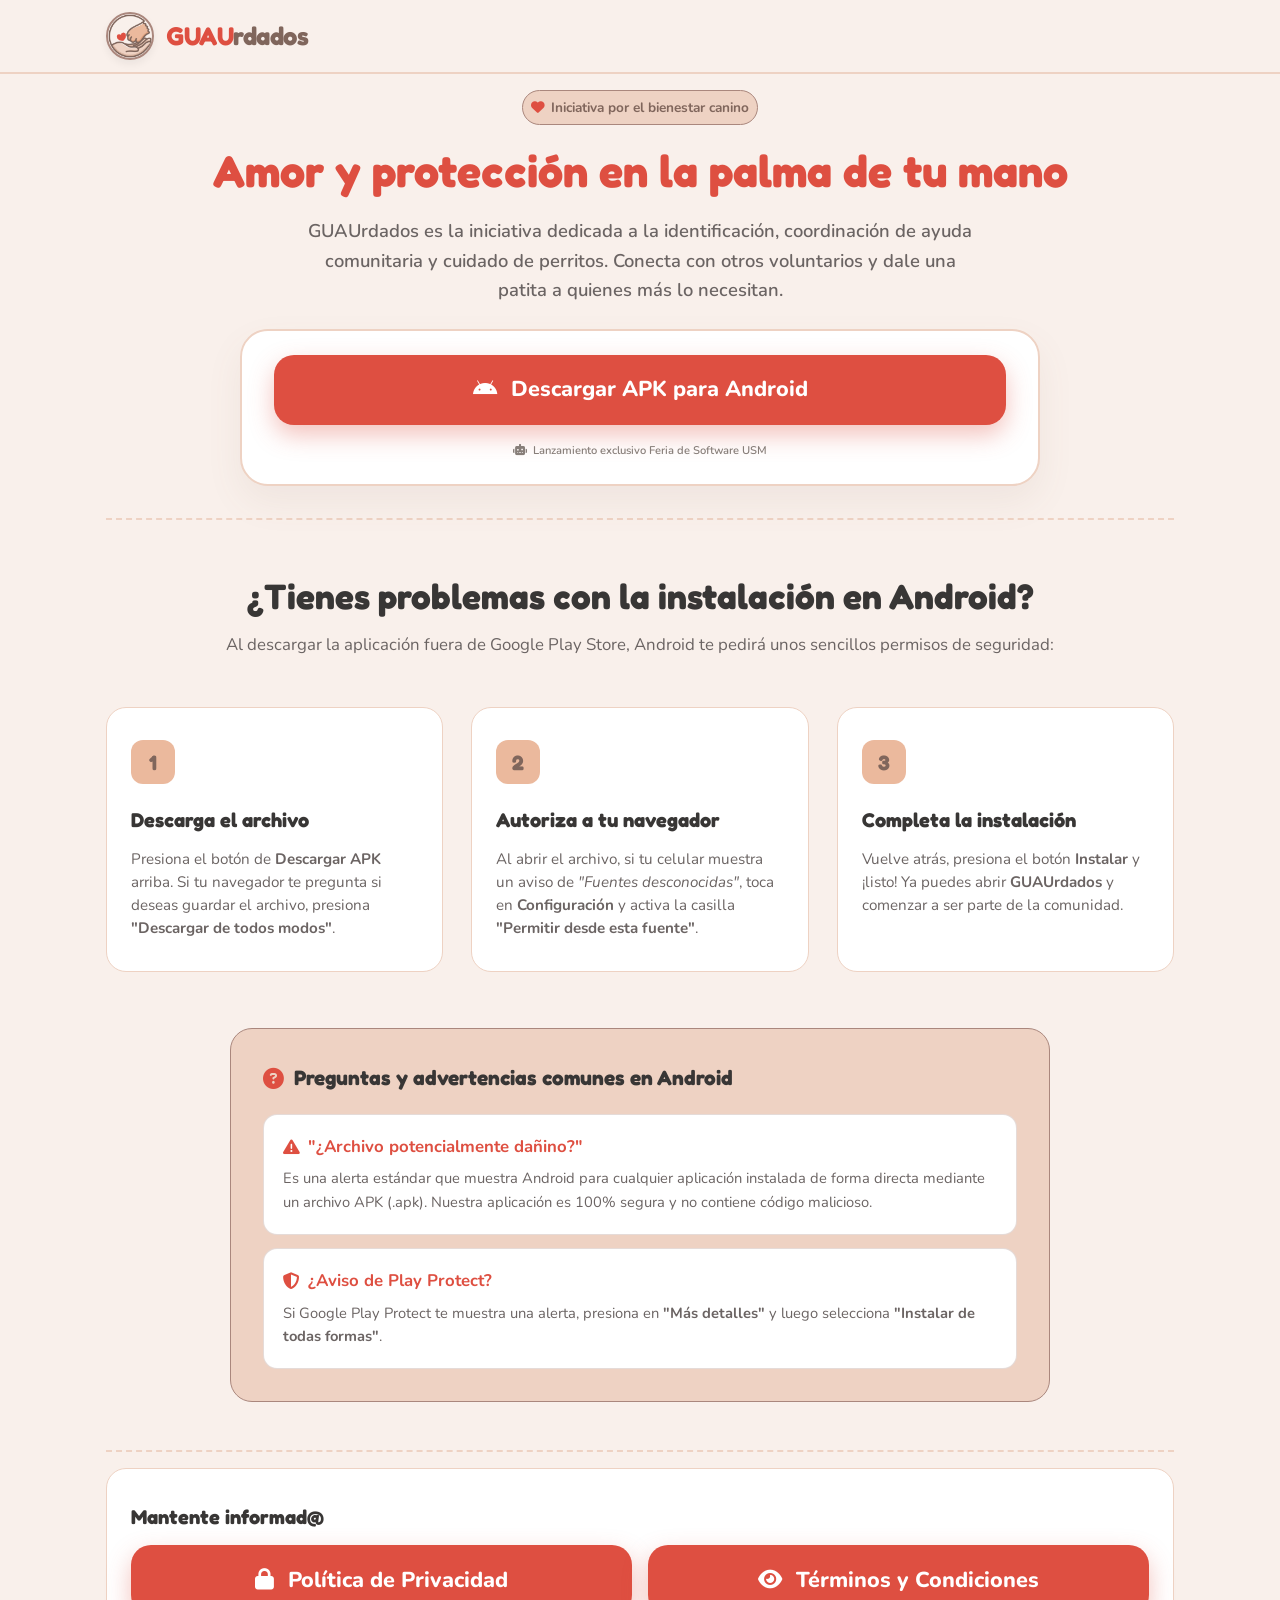
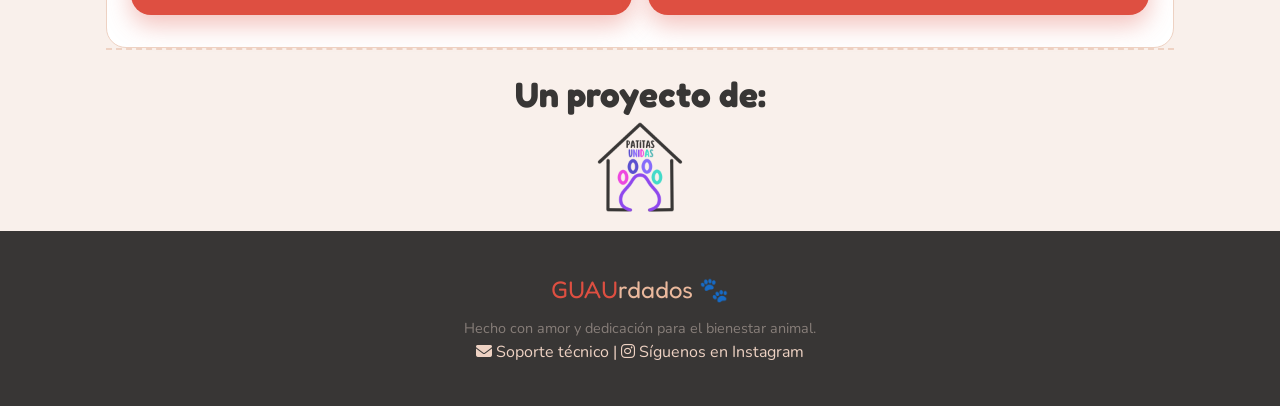
<file: index.html>
<!DOCTYPE html>
<html lang="es">
<head>
  <meta charset="UTF-8">
  <meta name="viewport" content="width=device-width, initial-scale=1.0">
  <title>GUAUrdados - Descarga la App Móvil</title>
  <meta name="description" content="Descarga la aplicación oficial de GUAUrdados. Cuidado, rescate y protección para nuestros perritos.">
  
  <!-- Tipografía Google Fonts -->
  <link rel="preconnect" href="https://fonts.googleapis.com">
  <link rel="preconnect" href="https://fonts.gstatic.com" crossorigin>
  <link href="https://fonts.googleapis.com/css2?family=Fredoka:wght@400;600;700&family=Nunito:wght@400;600;700;800&display=swap" rel="stylesheet">
  <link rel="stylesheet" href="styles.css">
  <!-- Font Awesome para íconos -->
  <link rel="stylesheet" href="https://cdnjs.cloudflare.com/ajax/libs/font-awesome/6.4.0/css/all.min.css">

  </head>
<body>

  <!-- Barra de navegación -->
  <header class="navbar">
    <div class="container nav-container">
      <div class="brand-logo">
        <!-- Logo redondo de GUAUrdados -->
        <img src="imagotipo.png" alt="Logo GUAUrdados" class="brand-logo">
        <span class="brand-title brand-font"><span class="guau">GUAU</span><span class="rdados">rdados</span></span>
      </div>
    </div>
  </header>

  <!-- Hero Section -->
  <main class="container">
    <section class="hero" id="descarga">
      <div class="hero-badge">
        <i class="fa-solid fa-heart" style="color: var(--color-title);"></i>
        Iniciativa por el bienestar canino
      </div>
      
      <h1 class="hero-title">Amor y protección en la palma de tu mano</h1>
      <p class="hero-description">
        GUAUrdados es la iniciativa dedicada a la identificación, coordinación de ayuda comunitaria y cuidado de perritos. Conecta con otros voluntarios y dale una patita a quienes más lo necesitan.
      </p>

      <!-- Tarjeta Principal de Descarga -->
      <div class="hero-card">
        <!-- Contenedor para los botones en línea -->
        <div class="download-buttons-container">
          <a href="app-release.apk" download class="download-btn" id="btn-android">
            <i class="fa-brands fa-android"></i>
            <span>Descargar APK para Android</span>
          </a>
          <!-- <a href="#" download class="download-btn" id="btn-ios">
            <i class="fa-brands fa-apple"></i>
            <span>Descargar desde App Store para iOS</span>
          </a> -->
        </div>

        <div class="download-meta">
          <span><i class="fa-solid fa-robot"></i> Lanzamiento exclusivo Feria de Software USM</span>
        </div>
      </div>
    </section>

    <!-- Sección de Ayuda e Instalación -->
    <section class="install-section" id="ayuda">
      <div class="section-header">
        <h2>¿Tienes problemas con la instalación en Android?</h2>
        <p>Al descargar la aplicación fuera de Google Play Store, Android te pedirá unos sencillos permisos de seguridad:</p>
      </div>

      <!-- Pasos explicativos -->
      <div class="steps-grid">
        <div class="step-card">
          <div class="step-number">1</div>
          <h3>Descarga el archivo</h3>
          <p>Presiona el botón de <strong>Descargar APK</strong> arriba. Si tu navegador te pregunta si deseas guardar el archivo, presiona <strong>"Descargar de todos modos"</strong>.</p>
        </div>

        <div class="step-card">
          <div class="step-number">2</div>
          <h3>Autoriza a tu navegador</h3>
          <p>Al abrir el archivo, si tu celular muestra un aviso de <em>"Fuentes desconocidas"</em>, toca en <strong>Configuración</strong> y activa la casilla <strong>"Permitir desde esta fuente"</strong>.</p>
        </div>

        <div class="step-card">
          <div class="step-number">3</div>
          <h3>Completa la instalación</h3>
          <p>Vuelve atrás, presiona el botón <strong>Instalar</strong> y ¡listo! Ya puedes abrir <strong>GUAUrdados</strong> y comenzar a ser parte de la comunidad.</p>
        </div>
      </div>

      <!-- Solución de advertencias frecuentes -->
      <div class="faq-box">
        <h3 class="faq-title">
          <i class="fa-solid fa-circle-question" style="color: var(--color-title);"></i>
          Preguntas y advertencias comunes en Android
        </h3>

        <div class="faq-item">
          <h4><i class="fa-solid fa-triangle-exclamation"></i> "¿Archivo potencialmente dañino?"</h4>
          <p>Es una alerta estándar que muestra Android para cualquier aplicación instalada de forma directa mediante un archivo APK (.apk). Nuestra aplicación es 100% segura y no contiene código malicioso.</p>
        </div>

        <div class="faq-item">
          <h4><i class="fa-solid fa-shield-halved"></i> ¿Aviso de Play Protect?</h4>
          <p>Si Google Play Protect te muestra una alerta, presiona en <strong>"Más detalles"</strong> y luego selecciona <strong>"Instalar de todas formas"</strong>.</p>
        </div>
      </div>
    </section>

    <section class="team-section" id="contacto">
      <!-- Tarjeta -->
      <div class="step-card">
        <h3>Mantente informad@</h3>
        <!-- Contenedor para los botones -->
        <div class="download-buttons-container">
          <a href="privacidad.html" class="download-btn" id="btn-privacidad">
            <i class="fa-solid fa-lock"></i>
            <span>Política de Privacidad</span>
          </a>
          <a href="terminos.html" class="download-btn" id="btn-terminos">
            <i class="fa-solid fa-eye"></i>
            <span>Términos y Condiciones</span>
          </a>
        </div>
      </div>
    </section>

    <section class="team-section" id="equipo">
      <div class="team-header">
        <h2>Un proyecto de:</h2>
      </div>
      <img src="PatitasUnidas-logo.png" alt="Logo Equipo (Patitas Unidas)" style="width: 100px; height: auto;">
    </section>
  </main>

  <!-- Footer -->
  <footer>
    <div class="container">
      <div class="footer-logo brand-font">
        <span class="guau">GUAU</span><span class="rdados">rdados</span> 🐾
      </div>
      <p class="footer-text">Hecho con amor y dedicación para el bienestar animal.</p>
      <i class="fa-solid fa-envelope"></i>
        <a href="mailto:patitas.unidas.usm@gmail.com" class="footer-link">Soporte técnico | </a>
      <i class="fa-brands fa-instagram"></i>
        <a href="https://www.instagram.com/guaurdados/" target="_blank" class="footer-link">Síguenos en Instagram</a>
    </div>
  </footer>

</body>
</html>
</file>
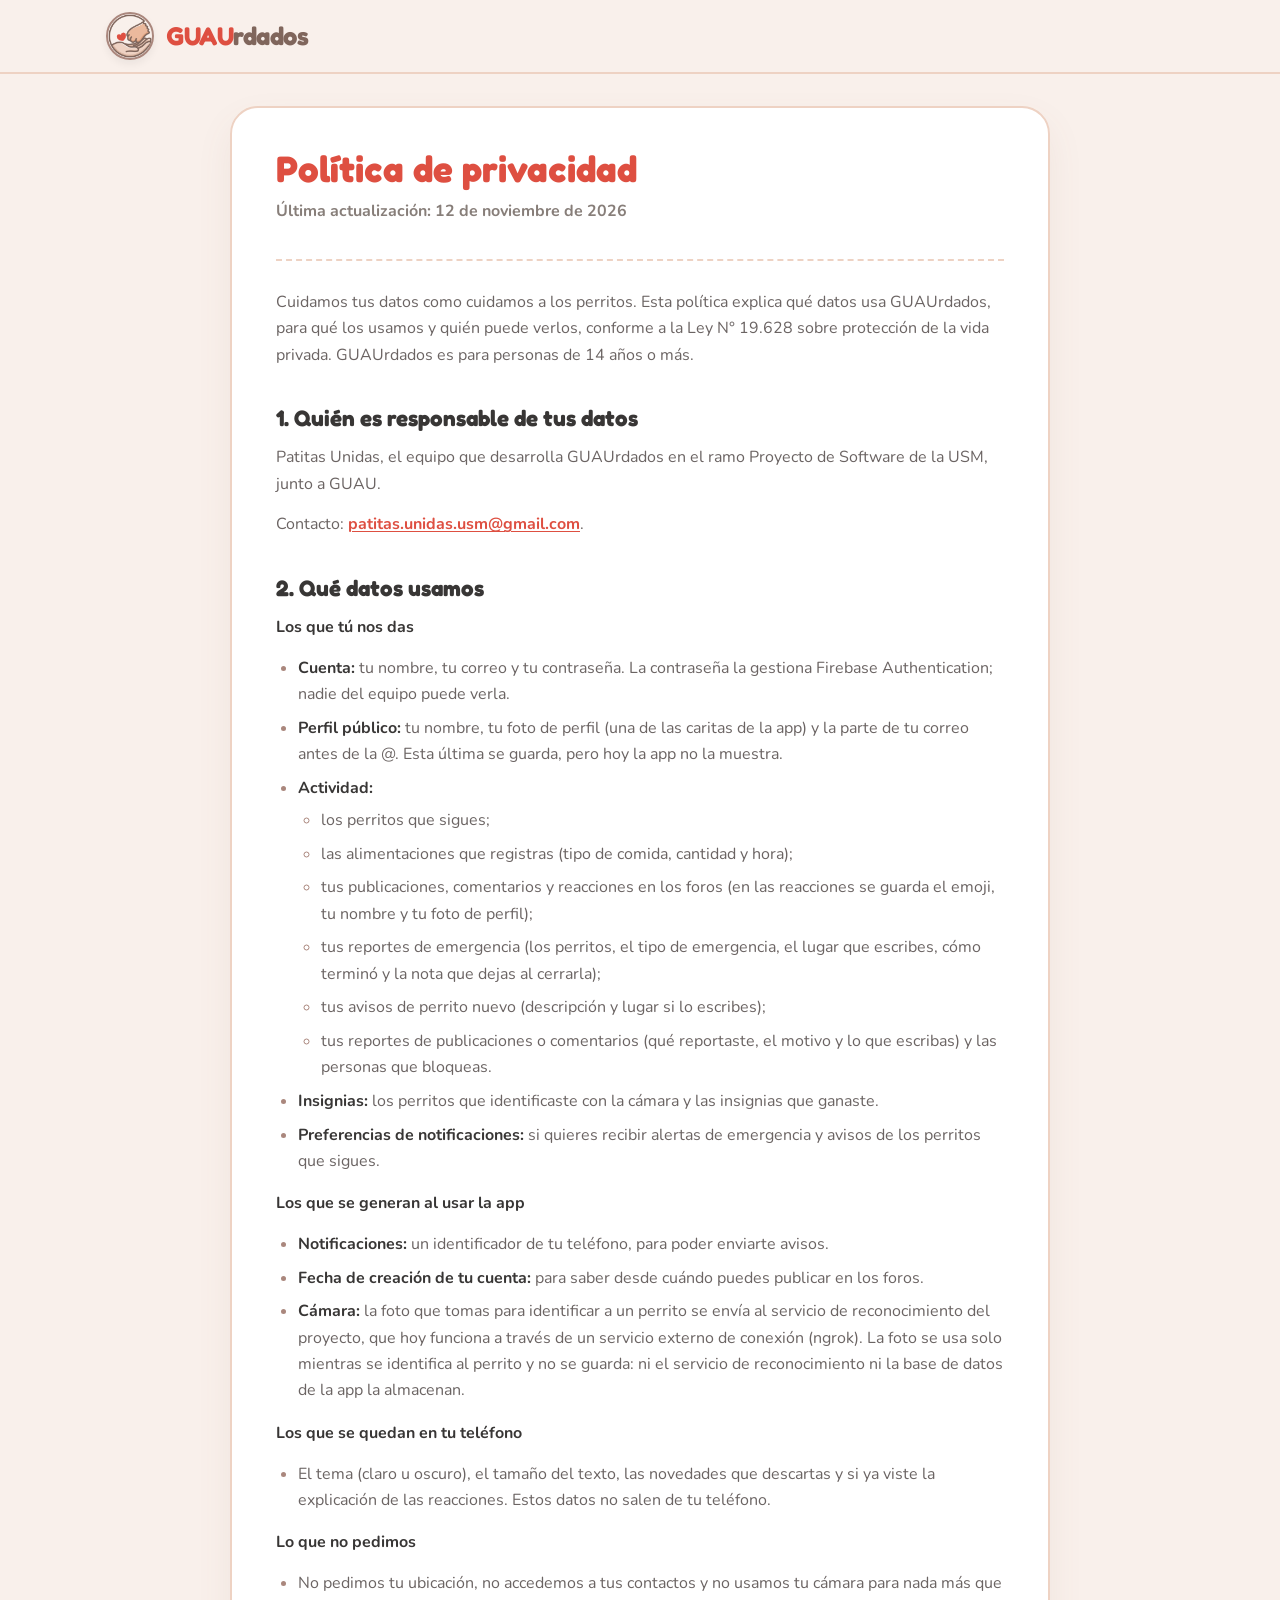
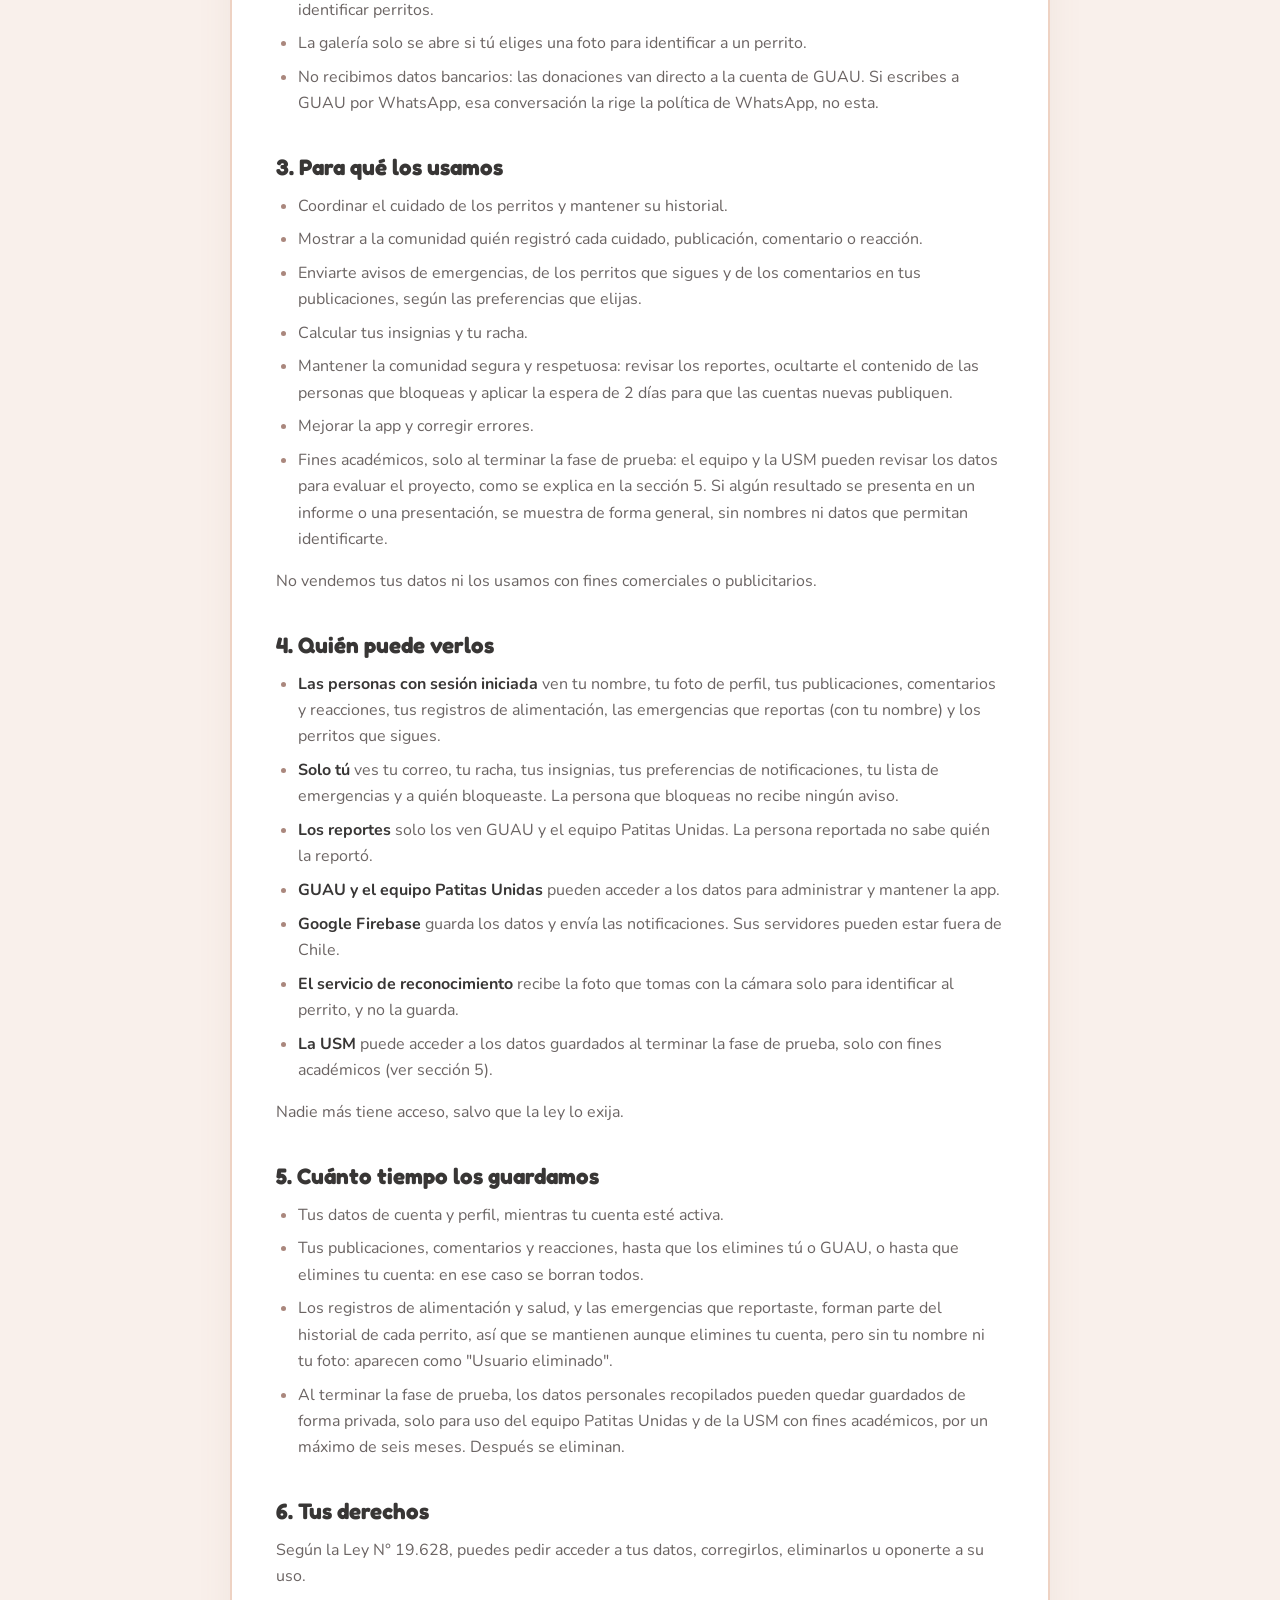
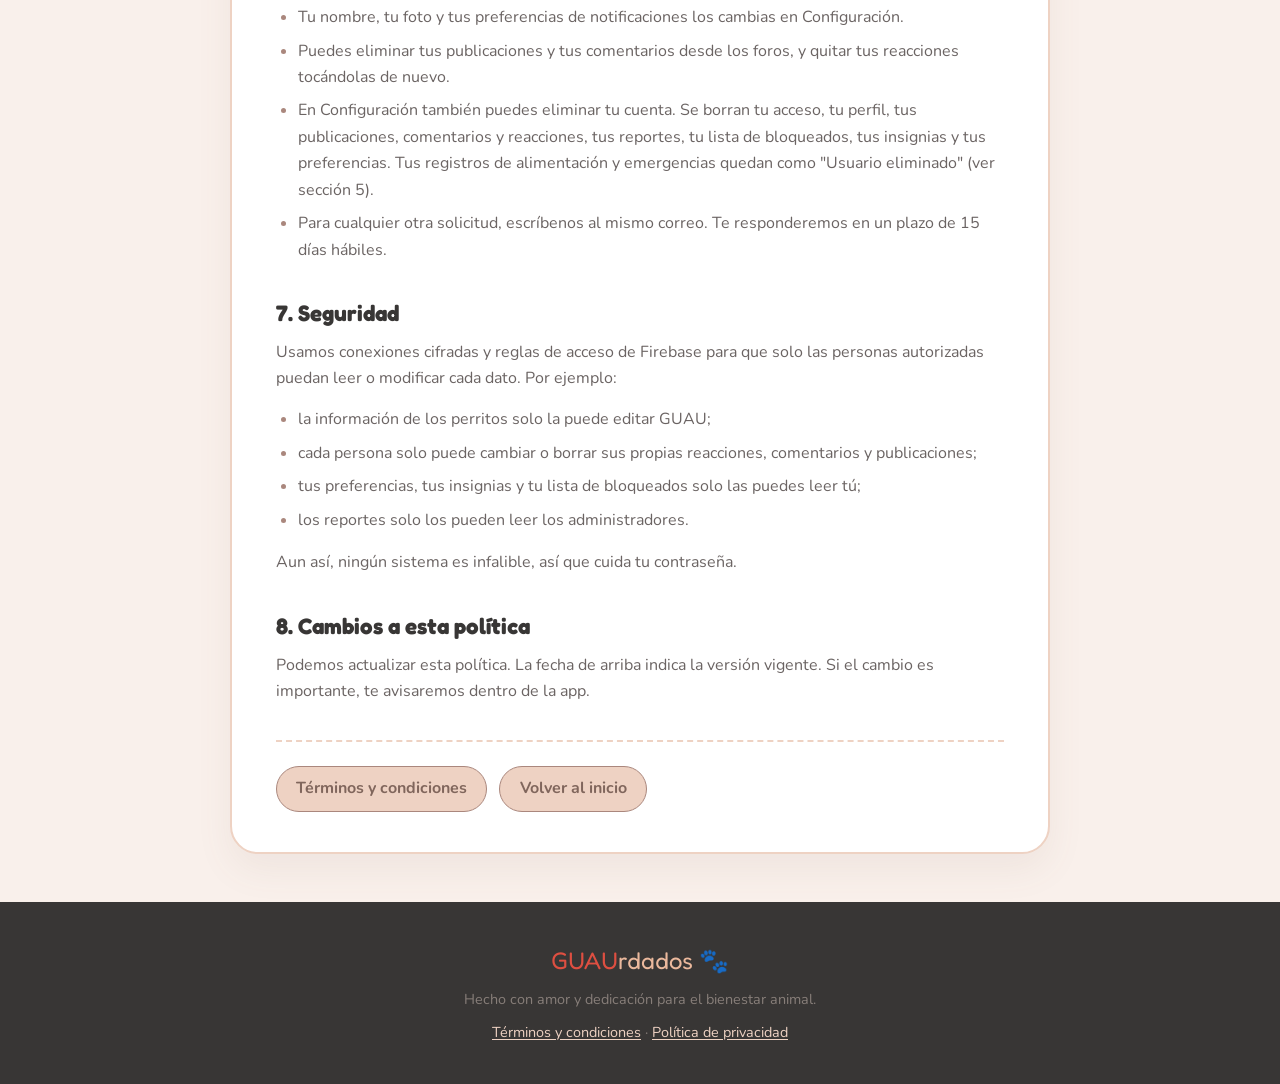
<file: privacidad.html>
<!DOCTYPE html>
<html lang="es">
<head>
  <meta charset="UTF-8">
  <meta name="viewport" content="width=device-width, initial-scale=1.0">
  <title>Política de privacidad - GUAUrdados</title>
  <meta name="description" content="Qué datos usa GUAUrdados, para qué y quién puede verlos.">
  <link rel="preconnect" href="https://fonts.googleapis.com">
  <link rel="preconnect" href="https://fonts.gstatic.com" crossorigin>
  <link href="https://fonts.googleapis.com/css2?family=Fredoka:wght@400;600;700&family=Nunito:wght@400;600;700;800&display=swap" rel="stylesheet">
  <link rel="stylesheet" href="styles.css">
  <link rel="stylesheet" href="legal.css">
</head>
<body>

  <header class="navbar">
    <div class="container nav-container">
      <a href="index.html" class="brand-logo">
        <img src="imagotipo.png" alt="Logo GUAUrdados" class="brand-logo">
        <span class="brand-title brand-font"><span class="guau">GUAU</span><span class="rdados">rdados</span></span>
      </a>
    </div>
  </header>

  <main class="container">
    <article class="legal">
      <header class="legal-encabezado">
        <h1>Política de privacidad</h1>
        <p class="legal-fecha">Última actualización: 12 de noviembre de 2026</p>
      </header>
      <p>Cuidamos tus datos como cuidamos a los perritos. Esta política explica qué datos usa GUAUrdados, para qué los usamos y quién puede verlos, conforme a la Ley N° 19.628 sobre protección de la vida privada. GUAUrdados es para personas de 14 años o más.</p>
      <h2>1. Quién es responsable de tus datos</h2>
      <p>Patitas Unidas, el equipo que desarrolla GUAUrdados en el ramo Proyecto de Software de la USM, junto a GUAU.</p>
      <p>Contacto: <a href="mailto:patitas.unidas.usm@gmail.com">patitas.unidas.usm@gmail.com</a>.</p>
      <h2>2. Qué datos usamos</h2>
      <p><strong>Los que tú nos das</strong></p>
      <ul>
      <li><strong>Cuenta:</strong> tu nombre, tu correo y tu contraseña. La contraseña la gestiona Firebase Authentication; nadie del equipo puede verla.</li>
      <li><strong>Perfil público:</strong> tu nombre, tu foto de perfil (una de las caritas de la app) y la parte de tu correo antes de la @. Esta última se guarda, pero hoy la app no la muestra.</li>
      <li><strong>Actividad:</strong>
      <ul>
      <li>los perritos que sigues;</li>
      <li>las alimentaciones que registras (tipo de comida, cantidad y hora);</li>
      <li>tus publicaciones, comentarios y reacciones en los foros (en las reacciones se guarda el emoji, tu nombre y tu foto de perfil);</li>
      <li>tus reportes de emergencia (los perritos, el tipo de emergencia, el lugar que escribes, cómo terminó y la nota que dejas al cerrarla);</li>
      <li>tus avisos de perrito nuevo (descripción y lugar si lo escribes);</li>
      <li>tus reportes de publicaciones o comentarios (qué reportaste, el motivo y lo que escribas) y las personas que bloqueas.</li>
      </ul></li>
      <li><strong>Insignias:</strong> los perritos que identificaste con la cámara y las insignias que ganaste.</li>
      <li><strong>Preferencias de notificaciones:</strong> si quieres recibir alertas de emergencia y avisos de los perritos que sigues.</li>
      </ul>
      <p><strong>Los que se generan al usar la app</strong></p>
      <ul>
      <li><strong>Notificaciones:</strong> un identificador de tu teléfono, para poder enviarte avisos.</li>
      <li><strong>Fecha de creación de tu cuenta:</strong> para saber desde cuándo puedes publicar en los foros.</li>
      <li><strong>Cámara:</strong> la foto que tomas para identificar a un perrito se envía al servicio de reconocimiento del proyecto, que hoy funciona a través de un servicio externo de conexión (ngrok). La foto se usa solo mientras se identifica al perrito y no se guarda: ni el servicio de reconocimiento ni la base de datos de la app la almacenan.</li>
      </ul>
      <p><strong>Los que se quedan en tu teléfono</strong></p>
      <ul>
      <li>El tema (claro u oscuro), el tamaño del texto, las novedades que descartas y si ya viste la explicación de las reacciones. Estos datos no salen de tu teléfono.</li>
      </ul>
      <p><strong>Lo que no pedimos</strong></p>
      <ul>
      <li>No pedimos tu ubicación, no accedemos a tus contactos y no usamos tu cámara para nada más que identificar perritos.</li>
      <li>La galería solo se abre si tú eliges una foto para identificar a un perrito.</li>
      <li>No recibimos datos bancarios: las donaciones van directo a la cuenta de GUAU. Si escribes a GUAU por WhatsApp, esa conversación la rige la política de WhatsApp, no esta.</li>
      </ul>
      <h2>3. Para qué los usamos</h2>
      <ul>
      <li>Coordinar el cuidado de los perritos y mantener su historial.</li>
      <li>Mostrar a la comunidad quién registró cada cuidado, publicación, comentario o reacción.</li>
      <li>Enviarte avisos de emergencias, de los perritos que sigues y de los comentarios en tus publicaciones, según las preferencias que elijas.</li>
      <li>Calcular tus insignias y tu racha.</li>
      <li>Mantener la comunidad segura y respetuosa: revisar los reportes, ocultarte el contenido de las personas que bloqueas y aplicar la espera de 2 días para que las cuentas nuevas publiquen.</li>
      <li>Mejorar la app y corregir errores.</li>
      <li>Fines académicos, solo al terminar la fase de prueba: el equipo y la USM pueden revisar los datos para evaluar el proyecto, como se explica en la sección 5. Si algún resultado se presenta en un informe o una presentación, se muestra de forma general, sin nombres ni datos que permitan identificarte.</li>
      </ul>
      <p>No vendemos tus datos ni los usamos con fines comerciales o publicitarios.</p>
      <h2>4. Quién puede verlos</h2>
      <ul>
      <li><strong>Las personas con sesión iniciada</strong> ven tu nombre, tu foto de perfil, tus publicaciones, comentarios y reacciones, tus registros de alimentación, las emergencias que reportas (con tu nombre) y los perritos que sigues.</li>
      <li><strong>Solo tú</strong> ves tu correo, tu racha, tus insignias, tus preferencias de notificaciones, tu lista de emergencias y a quién bloqueaste. La persona que bloqueas no recibe ningún aviso.</li>
      <li><strong>Los reportes</strong> solo los ven GUAU y el equipo Patitas Unidas. La persona reportada no sabe quién la reportó.</li>
      <li><strong>GUAU y el equipo Patitas Unidas</strong> pueden acceder a los datos para administrar y mantener la app.</li>
      <li><strong>Google Firebase</strong> guarda los datos y envía las notificaciones. Sus servidores pueden estar fuera de Chile.</li>
      <li><strong>El servicio de reconocimiento</strong> recibe la foto que tomas con la cámara solo para identificar al perrito, y no la guarda.</li>
      <li><strong>La USM</strong> puede acceder a los datos guardados al terminar la fase de prueba, solo con fines académicos (ver sección 5).</li>
      </ul>
      <p>Nadie más tiene acceso, salvo que la ley lo exija.</p>
      <h2>5. Cuánto tiempo los guardamos</h2>
      <ul>
      <li>Tus datos de cuenta y perfil, mientras tu cuenta esté activa.</li>
      <li>Tus publicaciones, comentarios y reacciones, hasta que los elimines tú o GUAU, o hasta que elimines tu cuenta: en ese caso se borran todos.</li>
      <li>Los registros de alimentación y salud, y las emergencias que reportaste, forman parte del historial de cada perrito, así que se mantienen aunque elimines tu cuenta, pero sin tu nombre ni tu foto: aparecen como "Usuario eliminado".</li>
      <li>Al terminar la fase de prueba, los datos personales recopilados pueden quedar guardados de forma privada, solo para uso del equipo Patitas Unidas y de la USM con fines académicos, por un máximo de seis meses. Después se eliminan.</li>
      </ul>
      <h2>6. Tus derechos</h2>
      <p>Según la Ley N° 19.628, puedes pedir acceder a tus datos, corregirlos, eliminarlos u oponerte a su uso.</p>
      <ul>
      <li>Tu nombre, tu foto y tus preferencias de notificaciones los cambias en Configuración.</li>
      <li>Puedes eliminar tus publicaciones y tus comentarios desde los foros, y quitar tus reacciones tocándolas de nuevo.</li>
      <li>En Configuración también puedes eliminar tu cuenta. Se borran tu acceso, tu perfil, tus publicaciones, comentarios y reacciones, tus reportes, tu lista de bloqueados, tus insignias y tus preferencias. Tus registros de alimentación y emergencias quedan como "Usuario eliminado" (ver sección 5).</li>
      <li>Para cualquier otra solicitud, escríbenos al mismo correo. Te responderemos en un plazo de 15 días hábiles.</li>
      </ul>
      <h2>7. Seguridad</h2>
      <p>Usamos conexiones cifradas y reglas de acceso de Firebase para que solo las personas autorizadas puedan leer o modificar cada dato. Por ejemplo:</p>
      <ul>
      <li>la información de los perritos solo la puede editar GUAU;</li>
      <li>cada persona solo puede cambiar o borrar sus propias reacciones, comentarios y publicaciones;</li>
      <li>tus preferencias, tus insignias y tu lista de bloqueados solo las puedes leer tú;</li>
      <li>los reportes solo los pueden leer los administradores.</li>
      </ul>
      <p>Aun así, ningún sistema es infalible, así que cuida tu contraseña.</p>
      <h2>8. Cambios a esta política</h2>
      <p>Podemos actualizar esta política. La fecha de arriba indica la versión vigente. Si el cambio es importante, te avisaremos dentro de la app.</p>
      <nav class="legal-otros">
        <a href="terminos.html">Términos y condiciones</a>
        <a href="index.html">Volver al inicio</a>
      </nav>
    </article>
  </main>

  <footer>
    <div class="container">
      <div class="footer-logo brand-font">
        <span class="guau">GUAU</span><span class="rdados">rdados</span> 🐾
      </div>
      <p class="footer-text">Hecho con amor y dedicación para el bienestar animal.</p>
      <p class="footer-text footer-legal"><a href="terminos.html">Términos y condiciones</a> · <a href="privacidad.html">Política de privacidad</a></p>
    </div>
  </footer>

</body>
</html>
</file>
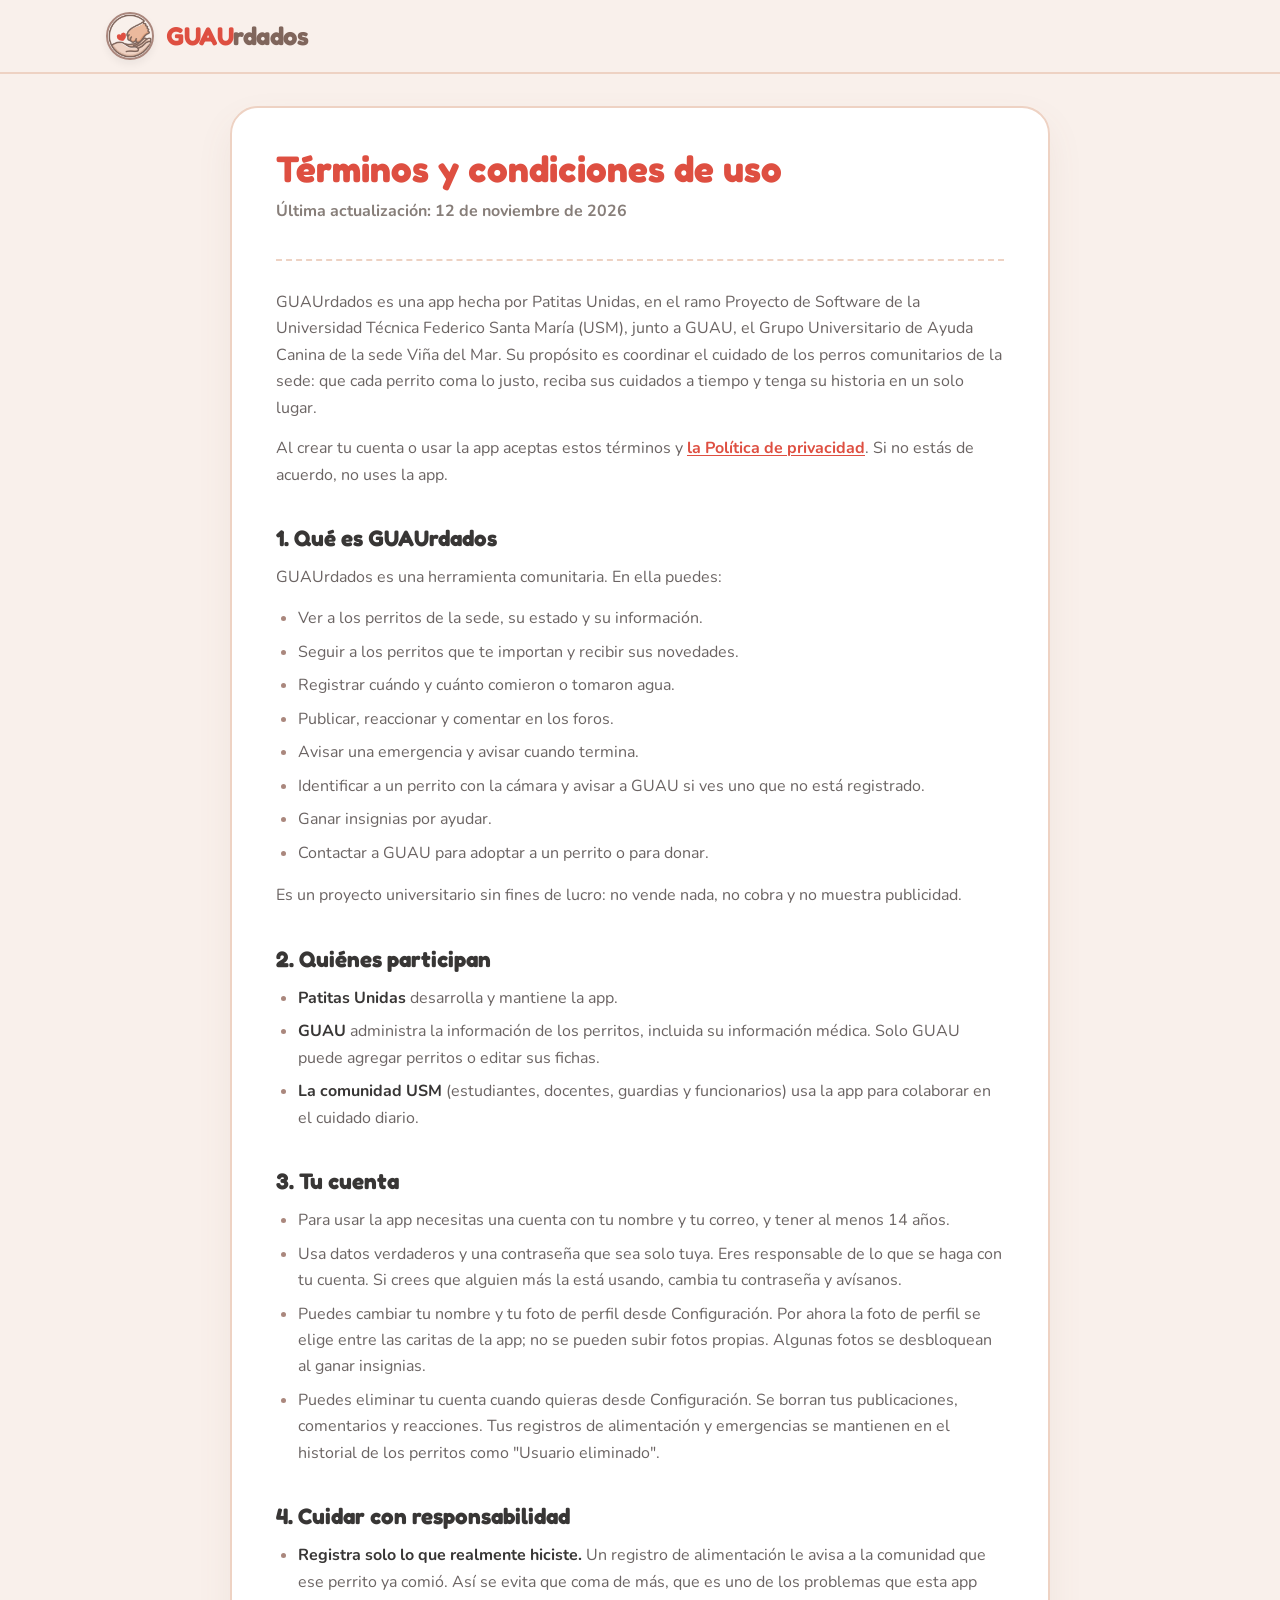
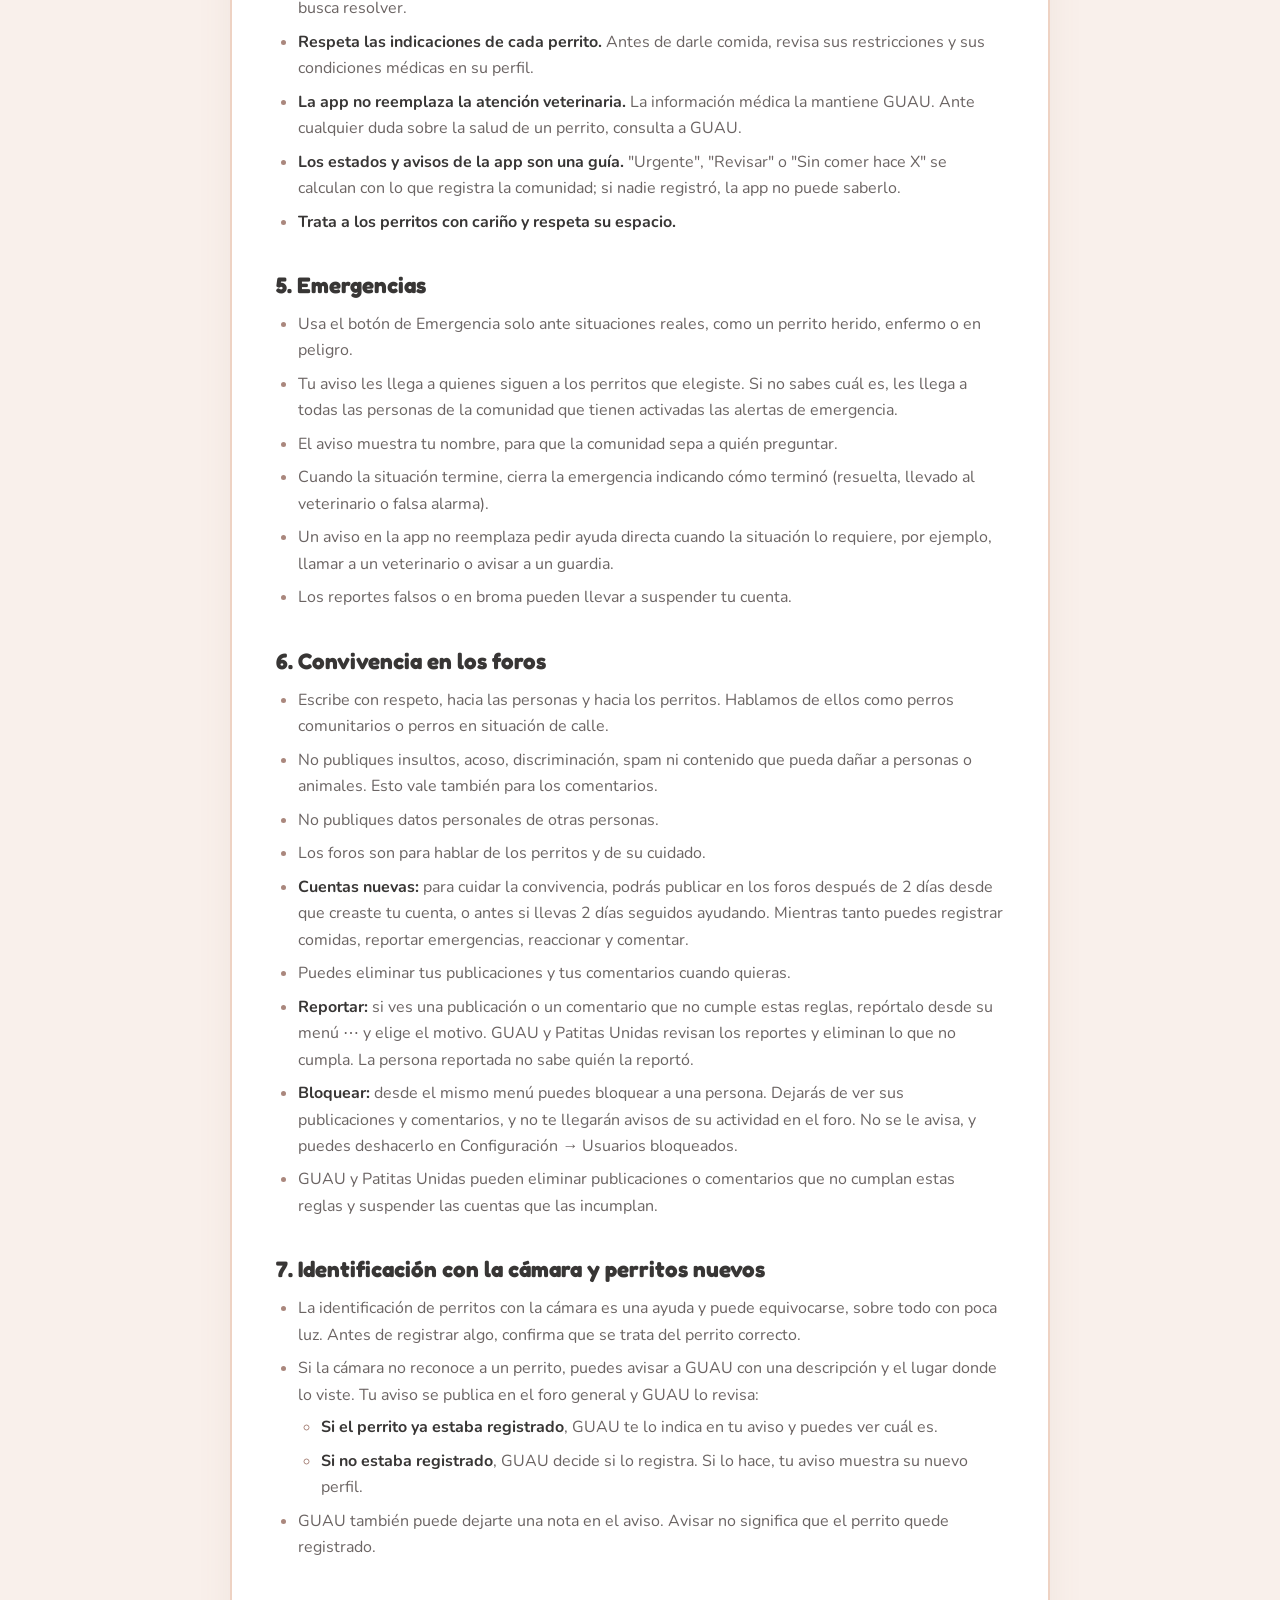
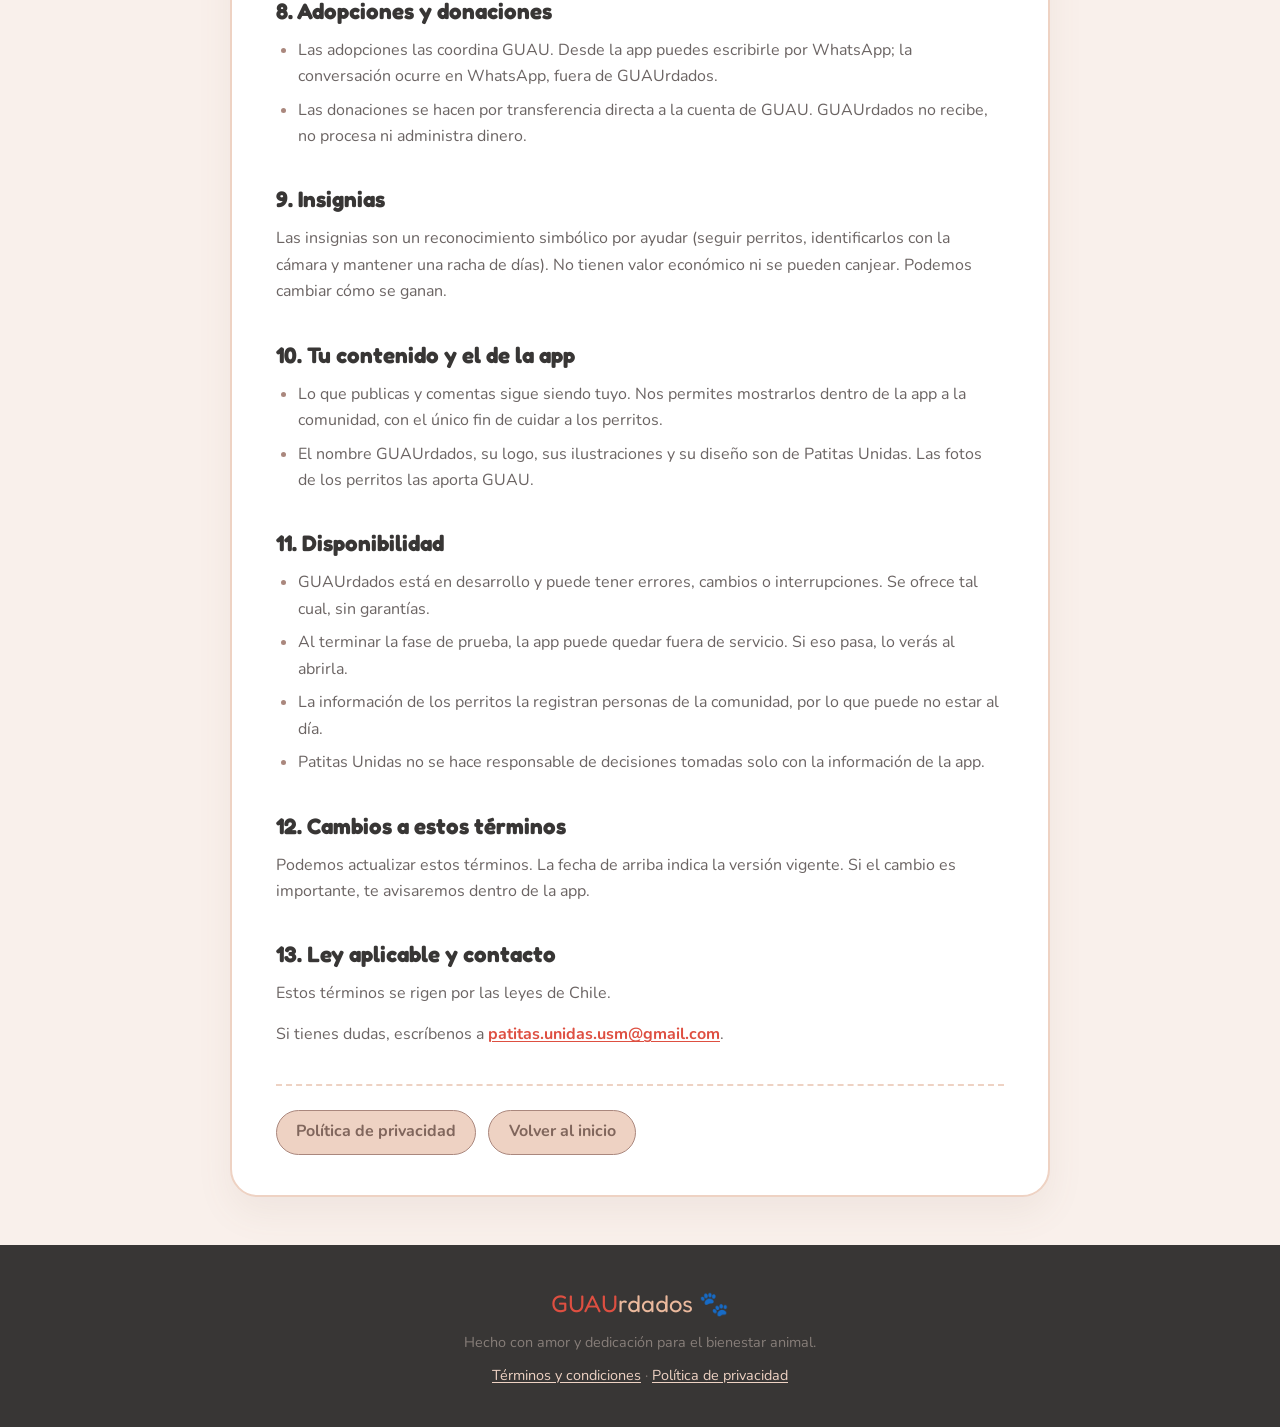
<file: terminos.html>
<!DOCTYPE html>
<html lang="es">
<head>
  <meta charset="UTF-8">
  <meta name="viewport" content="width=device-width, initial-scale=1.0">
  <title>Términos y condiciones - GUAUrdados</title>
  <meta name="description" content="Términos y condiciones de uso de GUAUrdados, la app para cuidar a los perros comunitarios de la USM sede Viña del Mar.">
  <link rel="preconnect" href="https://fonts.googleapis.com">
  <link rel="preconnect" href="https://fonts.gstatic.com" crossorigin>
  <link href="https://fonts.googleapis.com/css2?family=Fredoka:wght@400;600;700&family=Nunito:wght@400;600;700;800&display=swap" rel="stylesheet">
  <link rel="stylesheet" href="styles.css">
  <link rel="stylesheet" href="legal.css">
</head>
<body>

  <header class="navbar">
    <div class="container nav-container">
      <a href="index.html" class="brand-logo">
        <img src="imagotipo.png" alt="Logo GUAUrdados" class="brand-logo">
        <span class="brand-title brand-font"><span class="guau">GUAU</span><span class="rdados">rdados</span></span>
      </a>
    </div>
  </header>

  <main class="container">
    <article class="legal">
      <header class="legal-encabezado">
        <h1>Términos y condiciones de uso</h1>
        <p class="legal-fecha">Última actualización: 12 de noviembre de 2026</p>
      </header>
      <p>GUAUrdados es una app hecha por Patitas Unidas, en el ramo Proyecto de Software de la Universidad Técnica Federico Santa María (USM), junto a GUAU, el Grupo Universitario de Ayuda Canina de la sede Viña del Mar. Su propósito es coordinar el cuidado de los perros comunitarios de la sede: que cada perrito coma lo justo, reciba sus cuidados a tiempo y tenga su historia en un solo lugar.</p>
      <p>Al crear tu cuenta o usar la app aceptas estos términos y <a href="privacidad.html">la Política de privacidad</a>. Si no estás de acuerdo, no uses la app.</p>
      <h2>1. Qué es GUAUrdados</h2>
      <p>GUAUrdados es una herramienta comunitaria. En ella puedes:</p>
      <ul>
      <li>Ver a los perritos de la sede, su estado y su información.</li>
      <li>Seguir a los perritos que te importan y recibir sus novedades.</li>
      <li>Registrar cuándo y cuánto comieron o tomaron agua.</li>
      <li>Publicar, reaccionar y comentar en los foros.</li>
      <li>Avisar una emergencia y avisar cuando termina.</li>
      <li>Identificar a un perrito con la cámara y avisar a GUAU si ves uno que no está registrado.</li>
      <li>Ganar insignias por ayudar.</li>
      <li>Contactar a GUAU para adoptar a un perrito o para donar.</li>
      </ul>
      <p>Es un proyecto universitario sin fines de lucro: no vende nada, no cobra y no muestra publicidad.</p>
      <h2>2. Quiénes participan</h2>
      <ul>
      <li><strong>Patitas Unidas</strong> desarrolla y mantiene la app.</li>
      <li><strong>GUAU</strong> administra la información de los perritos, incluida su información médica. Solo GUAU puede agregar perritos o editar sus fichas.</li>
      <li><strong>La comunidad USM</strong> (estudiantes, docentes, guardias y funcionarios) usa la app para colaborar en el cuidado diario.</li>
      </ul>
      <h2>3. Tu cuenta</h2>
      <ul>
      <li>Para usar la app necesitas una cuenta con tu nombre y tu correo, y tener al menos 14 años.</li>
      <li>Usa datos verdaderos y una contraseña que sea solo tuya. Eres responsable de lo que se haga con tu cuenta. Si crees que alguien más la está usando, cambia tu contraseña y avísanos.</li>
      <li>Puedes cambiar tu nombre y tu foto de perfil desde Configuración. Por ahora la foto de perfil se elige entre las caritas de la app; no se pueden subir fotos propias. Algunas fotos se desbloquean al ganar insignias.</li>
      <li>Puedes eliminar tu cuenta cuando quieras desde Configuración. Se borran tus publicaciones, comentarios y reacciones. Tus registros de alimentación y emergencias se mantienen en el historial de los perritos como "Usuario eliminado".</li>
      </ul>
      <h2>4. Cuidar con responsabilidad</h2>
      <ul>
      <li><strong>Registra solo lo que realmente hiciste.</strong> Un registro de alimentación le avisa a la comunidad que ese perrito ya comió. Así se evita que coma de más, que es uno de los problemas que esta app busca resolver.</li>
      <li><strong>Respeta las indicaciones de cada perrito.</strong> Antes de darle comida, revisa sus restricciones y sus condiciones médicas en su perfil.</li>
      <li><strong>La app no reemplaza la atención veterinaria.</strong> La información médica la mantiene GUAU. Ante cualquier duda sobre la salud de un perrito, consulta a GUAU.</li>
      <li><strong>Los estados y avisos de la app son una guía.</strong> "Urgente", "Revisar" o "Sin comer hace X" se calculan con lo que registra la comunidad; si nadie registró, la app no puede saberlo.</li>
      <li><strong>Trata a los perritos con cariño y respeta su espacio.</strong></li>
      </ul>
      <h2>5. Emergencias</h2>
      <ul>
      <li>Usa el botón de Emergencia solo ante situaciones reales, como un perrito herido, enfermo o en peligro.</li>
      <li>Tu aviso les llega a quienes siguen a los perritos que elegiste. Si no sabes cuál es, les llega a todas las personas de la comunidad que tienen activadas las alertas de emergencia.</li>
      <li>El aviso muestra tu nombre, para que la comunidad sepa a quién preguntar.</li>
      <li>Cuando la situación termine, cierra la emergencia indicando cómo terminó (resuelta, llevado al veterinario o falsa alarma).</li>
      <li>Un aviso en la app no reemplaza pedir ayuda directa cuando la situación lo requiere, por ejemplo, llamar a un veterinario o avisar a un guardia.</li>
      <li>Los reportes falsos o en broma pueden llevar a suspender tu cuenta.</li>
      </ul>
      <h2>6. Convivencia en los foros</h2>
      <ul>
      <li>Escribe con respeto, hacia las personas y hacia los perritos. Hablamos de ellos como perros comunitarios o perros en situación de calle.</li>
      <li>No publiques insultos, acoso, discriminación, spam ni contenido que pueda dañar a personas o animales. Esto vale también para los comentarios.</li>
      <li>No publiques datos personales de otras personas.</li>
      <li>Los foros son para hablar de los perritos y de su cuidado.</li>
      <li><strong>Cuentas nuevas:</strong> para cuidar la convivencia, podrás publicar en los foros después de 2 días desde que creaste tu cuenta, o antes si llevas 2 días seguidos ayudando. Mientras tanto puedes registrar comidas, reportar emergencias, reaccionar y comentar.</li>
      <li>Puedes eliminar tus publicaciones y tus comentarios cuando quieras.</li>
      <li><strong>Reportar:</strong> si ves una publicación o un comentario que no cumple estas reglas, repórtalo desde su menú ⋯ y elige el motivo. GUAU y Patitas Unidas revisan los reportes y eliminan lo que no cumpla. La persona reportada no sabe quién la reportó.</li>
      <li><strong>Bloquear:</strong> desde el mismo menú puedes bloquear a una persona. Dejarás de ver sus publicaciones y comentarios, y no te llegarán avisos de su actividad en el foro. No se le avisa, y puedes deshacerlo en Configuración → Usuarios bloqueados.</li>
      <li>GUAU y Patitas Unidas pueden eliminar publicaciones o comentarios que no cumplan estas reglas y suspender las cuentas que las incumplan.</li>
      </ul>
      <h2>7. Identificación con la cámara y perritos nuevos</h2>
      <ul>
      <li>La identificación de perritos con la cámara es una ayuda y puede equivocarse, sobre todo con poca luz. Antes de registrar algo, confirma que se trata del perrito correcto.</li>
      <li>Si la cámara no reconoce a un perrito, puedes avisar a GUAU con una descripción y el lugar donde lo viste. Tu aviso se publica en el foro general y GUAU lo revisa:
      <ul>
      <li><strong>Si el perrito ya estaba registrado</strong>, GUAU te lo indica en tu aviso y puedes ver cuál es.</li>
      <li><strong>Si no estaba registrado</strong>, GUAU decide si lo registra. Si lo hace, tu aviso muestra su nuevo perfil.</li>
      </ul></li>
      <li>GUAU también puede dejarte una nota en el aviso. Avisar no significa que el perrito quede registrado.</li>
      </ul>
      <h2>8. Adopciones y donaciones</h2>
      <ul>
      <li>Las adopciones las coordina GUAU. Desde la app puedes escribirle por WhatsApp; la conversación ocurre en WhatsApp, fuera de GUAUrdados.</li>
      <li>Las donaciones se hacen por transferencia directa a la cuenta de GUAU. GUAUrdados no recibe, no procesa ni administra dinero.</li>
      </ul>
      <h2>9. Insignias</h2>
      <p>Las insignias son un reconocimiento simbólico por ayudar (seguir perritos, identificarlos con la cámara y mantener una racha de días). No tienen valor económico ni se pueden canjear. Podemos cambiar cómo se ganan.</p>
      <h2>10. Tu contenido y el de la app</h2>
      <ul>
      <li>Lo que publicas y comentas sigue siendo tuyo. Nos permites mostrarlos dentro de la app a la comunidad, con el único fin de cuidar a los perritos.</li>
      <li>El nombre GUAUrdados, su logo, sus ilustraciones y su diseño son de Patitas Unidas. Las fotos de los perritos las aporta GUAU.</li>
      </ul>
      <h2>11. Disponibilidad</h2>
      <ul>
      <li>GUAUrdados está en desarrollo y puede tener errores, cambios o interrupciones. Se ofrece tal cual, sin garantías.</li>
      <li>Al terminar la fase de prueba, la app puede quedar fuera de servicio. Si eso pasa, lo verás al abrirla.</li>
      <li>La información de los perritos la registran personas de la comunidad, por lo que puede no estar al día.</li>
      <li>Patitas Unidas no se hace responsable de decisiones tomadas solo con la información de la app.</li>
      </ul>
      <h2>12. Cambios a estos términos</h2>
      <p>Podemos actualizar estos términos. La fecha de arriba indica la versión vigente. Si el cambio es importante, te avisaremos dentro de la app.</p>
      <h2>13. Ley aplicable y contacto</h2>
      <p>Estos términos se rigen por las leyes de Chile.</p>
      <p>Si tienes dudas, escríbenos a <a href="mailto:patitas.unidas.usm@gmail.com">patitas.unidas.usm@gmail.com</a>.</p>
      <nav class="legal-otros">
        <a href="privacidad.html">Política de privacidad</a>
        <a href="index.html">Volver al inicio</a>
      </nav>
    </article>
  </main>

  <footer>
    <div class="container">
      <div class="footer-logo brand-font">
        <span class="guau">GUAU</span><span class="rdados">rdados</span> 🐾
      </div>
      <p class="footer-text">Hecho con amor y dedicación para el bienestar animal.</p>
      <p class="footer-text footer-legal"><a href="terminos.html">Términos y condiciones</a> · <a href="privacidad.html">Política de privacidad</a></p>
    </div>
  </footer>

</body>
</html>
</file>
<file: styles.css>
/* Variables de la paleta oficial */
:root {
    --color-title: #de4f41;       /* Títulos principales */
    --color-subtitle: #383635;    /* Subtítulos */
    --color-text: #6b6463;        /* Texto plano */
    --color-1: #877e79;           /* Color 1 */
    --color-2: #80665c;           /* Color 2 */
    --color-3: #aa877d;           /* Color 3 */
    --color-btn-forum: #ebb99d;   /* Fondos y botón foro */
    --color-5: #eed2c3;           /* Color 5 */
    --color-bg-light: #f9f0eb;    /* Color 6 (Fondo general) */
    --color-white: #ffffff;       /* Color 7 */
}

* {
    box-sizing: border-box;
    margin: 0;
    padding: 0;
}

body {
    font-family: 'Nunito', sans-serif;
    background-color: var(--color-bg-light);
    color: var(--color-text);
    line-height: 1.6;
    overflow-x: hidden;
}

h1, h2, h3, .brand-font {
    font-family: 'Fredoka', cursive, sans-serif;
}

a {
    text-decoration: none;
    color: inherit;
}

/* Container base */
.container {
    width: 90%;
    max-width: 1100px;
    margin: 0 auto;
    padding: 0 1rem;
}

/* Navbar */
.navbar {
    position: sticky;
    top: 0;
    background: rgba(249, 240, 235, 0.95);
    backdrop-filter: blur(10px);
    z-index: 1000;
    border-bottom: 2px solid var(--color-5);
    padding: 0.75rem 0;
}

.nav-container {
    display: flex;
    justify-content: space-between;
    align-items: center;
}

.brand-logo {
    display: flex;
    align-items: center;
    gap: 12px;
}

.brand-logo img {
    width: 48px;
    height: 48px;
    border-radius: 50%;
    object-fit: cover;
    border: 2px solid var(--color-3);
    box-shadow: 0 4px 8px rgba(0,0,0,0.06);
}

.brand-title {
    font-size: 1.6rem;
    font-weight: 700;
    letter-spacing: -0.5px;
}

.brand-title .guau {
    color: var(--color-title);
}

.brand-title .rdados {
    color: var(--color-2);
}

.nav-btn {
    background-color: var(--color-title);
    color: var(--color-white);
    padding: 0.55rem 1.25rem;
    border-radius: 999px;
    font-weight: 700;
    font-size: 0.95rem;
    display: inline-flex;
    align-items: center;
    gap: 8px;
    transition: all 0.25s ease;
    box-shadow: 0 4px 12px rgba(222, 79, 65, 0.25);
}

.nav-btn:hover {
    background-color: #cb4033;
    transform: translateY(-2px);
    box-shadow: 0 6px 16px rgba(222, 79, 65, 0.35);
}

/* Hero Section */
.hero {
    padding: 1rem 0 2rem;
    text-align: center;
    position: relative;
}

.hero-badge {
    display: inline-flex;
    align-items: center;
    gap: 6px;
    background-color: var(--color-5);
    color: var(--color-2);
    font-weight: 700;
    font-size: 0.85rem;
    padding: 0.35rem 0.5rem;
    border-radius: 50px;
    margin-bottom: 1.25rem;
    border: 1px solid var(--color-3);
}

.hero-title {
    font-size: 2.8rem;
    color: var(--color-title);
    margin-bottom: 1.25rem;
    line-height: 1.15;
}

.hero-description {
    font-size: 1.15rem;
    color: var(--color-text);
    max-width: 680px;
    margin: 0 auto 1.5rem;
    font-weight: 600;
}

.hero-card {
    background: var(--color-white);
    border: 2px solid var(--color-5);
    border-radius: 28px;
    padding: 1.5rem 2rem;
    max-width: 800px;
    margin: 0 auto;
    box-shadow: 0 16px 36px rgba(128, 102, 92, 0.08);
    position: relative;
}

/* Contenedor flex para los botones */
.download-buttons-container {
    display: flex;
    gap: 16px; /* Espacio entre los botones */
    width: 100%;
    justify-content: center;
    align-items: center;
}

.download-buttons-container .download-btn {
    background-color: var(--color-title);
    flex: 1; /* Hace que ambos botones tengan exactamente el mismo tamaño en web */
    text-align: center;
    color: var(--color-white);
    display: flex;
    align-items: center;
    justify-content: center;
    gap: 14px;
    font-size: 1.35rem;
    font-weight: 800;
    padding: 1.1rem 2rem;
    border-radius: 20px;
    box-shadow: 0 10px 24px rgba(222, 79, 65, 0.35);
    transition: all 0.25s ease;
    cursor: pointer;
    border: none;
    box-sizing: border-box;
}

.download-btn:hover {
    background-color: #cb4033;
    transform: translateY(-3px);
    box-shadow: 0 14px 28px rgba(222, 79, 65, 0.45);
}

.download-meta {
    display: flex;
    justify-content: center;
    align-items: center;
    gap: 15px;
    margin-top: 1.1rem;
    font-size: 0.7rem;
    color: var(--color-1);
    font-weight: 600;
}

.download-meta span {
    display: flex;
    align-items: center;
    gap: 6px;
}

/* Section: Instalación */
.install-section {
    padding: 3rem 0;
    border-top: 2px dashed var(--color-5);
}

.section-header {
    text-align: center;
    margin-bottom: 3rem;
}

.section-header h2 {
    font-size: 2.2rem;
    color: var(--color-subtitle);
    margin-bottom: 0.5rem;
}

.section-header p {
    color: var(--color-text);
    font-size: 1.05rem;
}

.team-section {
    align-items: center;
    text-align: center;
    border-top: 2px dashed var(--color-5);
    padding-top: 1rem;
    padding-bottom: 0rem;
}

.team-header h2 {
    font-size: 2.2rem;
    color: var(--color-subtitle);
    margin-bottom: 0rem;
}

/* Steps Grid */
.steps-grid {
    display: grid;
    grid-template-columns: repeat(auto-fit, minmax(280px, 1fr));
    gap: 1.75rem;
    margin-bottom: 3.5rem;
}

.step-card {
    background: var(--color-white);
    border-radius: 20px;
    padding: 2rem 1.5rem;
    border: 1.5px solid var(--color-5);
    position: relative;
    transition: transform 0.2s ease;
    display: flex;
    flex-direction: column;
    align-items: flex-start;
}

.step-card:hover {
    transform: translateY(-4px);
    border-color: var(--color-btn-forum);
}

.step-number {
    width: 44px;
    height: 44px;
    background: var(--color-btn-forum);
    color: var(--color-2);
    border-radius: 12px;
    display: flex;
    align-items: center;
    justify-content: center;
    font-size: 1.3rem;
    font-weight: 800;
    margin-bottom: 1.25rem;
    font-family: 'Fredoka', cursive;
}

.step-card h3 {
    font-size: 1.25rem;
    color: var(--color-subtitle);
    margin-bottom: 0.75rem;
}

.step-card p {
    font-size: 0.95rem;
    color: var(--color-text);
    line-height: 1.5;
}

/* FAQ / Troubleshooting */
.faq-box {
    background: var(--color-5);
    border-radius: 22px;
    padding: 2rem;
    max-width: 820px;
    margin: 0 auto;
    border: 1.5px solid var(--color-3);
}

.faq-title {
    font-size: 1.3rem;
    color: var(--color-subtitle);
    margin-bottom: 1.2rem;
    display: flex;
    align-items: center;
    gap: 10px;
}

.faq-item {
    background: var(--color-white);
    padding: 1.2rem;
    border-radius: 14px;
    margin-bottom: 0.85rem;
    border: 1px solid rgba(170, 135, 125, 0.3);
}

.faq-item:last-child {
    margin-bottom: 0;
}

.faq-item h4 {
    font-size: 1.05rem;
    color: var(--color-title);
    margin-bottom: 0.4rem;
    display: flex;
    align-items: center;
    gap: 8px;
}

.faq-item p {
    font-size: 0.92rem;
    color: var(--color-text);
}

/* Footer */
footer {
    background-color: var(--color-subtitle);
    color: var(--color-5);
    padding: 2.5rem 0;
    text-align: center;
}

.footer-logo {
    font-size: 1.5rem;
    margin-bottom: 0.5rem;
}

.footer-logo .guau {
    color: var(--color-title);
}

.footer-logo .rdados {
    color: var(--color-btn-forum);
}

.footer-text {
    font-size: 0.9rem;
    color: var(--color-1);
}

/* Responsive */
@media (max-width: 640px) {
    .hero-title {
    font-size: 2.1rem;
    }
    .hero-card {
    padding: 1.75rem 1.25rem;
    }
    .download-btn {
    font-size: 1.15rem;
    padding: 0.95rem 1.2rem;
    }
    /* Versión móvil: se apilan verticalmente y conservan su tamaño uniforme */
    .download-buttons-container {
        flex-direction: column; /* Apila los botones de forma vertical */
    }
    .download-buttons-container .download-btn {
        width: 100%; /* Ocupan todo el ancho de la tarjeta */
    }
    .download-buttons-container {
        flex-direction: column; /* Apila los botones de forma vertical */
    }
    .download-buttons-container .download-btn {
        width: 100%; /* Ocupan todo el ancho de la tarjeta */
        font-size: 1.05rem; /* Achicamos el texto en móvil para que luzca proporcionado */
        padding: 0.9rem 1rem; /* Ajustamos un poco el padding vertical y horizontal */
        min-height: auto; /* Permite que se adapten de forma natural en celulares */
        white-space: normal; /* Permite que baje de línea ordenadamente si el texto es largo */
    }
}
</file>
<file: legal.css>
.brand-logo {
    color: inherit;
}

.legal {
    background: var(--color-white);
    border: 2px solid var(--color-5);
    border-radius: 28px;
    box-shadow: 0 16px 36px rgba(128, 102, 92, 0.08);
    max-width: 820px;
    margin: 2rem auto 3rem;
    padding: 2.5rem 2.75rem;
}

.legal-encabezado {
    border-bottom: 2px dashed var(--color-5);
    margin-bottom: 1.75rem;
    padding-bottom: 1.25rem;
}

.legal h1 {
    color: var(--color-title);
    font-size: 2.3rem;
    line-height: 1.15;
    margin-bottom: 0.5rem;
}

.legal-fecha {
    color: var(--color-1);
    font-size: 0.95rem;
    font-weight: 700;
}

.legal h2 {
    color: var(--color-subtitle);
    font-size: 1.4rem;
    line-height: 1.25;
    margin: 2.25rem 0 0.75rem;
}

.legal p,
.legal li {
    font-size: 1rem;
    line-height: 1.65;
}

.legal p {
    margin-bottom: 0.9rem;
}

.legal ul {
    margin: 0 0 1rem;
    padding-left: 1.4rem;
}

.legal ul ul {
    margin: 0.4rem 0 0.2rem;
}

.legal li {
    margin-bottom: 0.45rem;
}

.legal li::marker {
    color: var(--color-3);
}

.legal strong {
    color: var(--color-subtitle);
}

.legal a {
    color: var(--color-title);
    font-weight: 700;
    text-decoration: underline;
    text-underline-offset: 2px;
    overflow-wrap: anywhere;
}

.legal a:hover {
    color: #cb4033;
}

.legal-otros {
    border-top: 2px dashed var(--color-5);
    display: flex;
    flex-wrap: wrap;
    gap: 0.75rem;
    margin-top: 2.25rem;
    padding-top: 1.5rem;
}

.legal-otros a {
    background: var(--color-5);
    border: 1.5px solid var(--color-3);
    border-radius: 999px;
    color: var(--color-2);
    padding: 0.55rem 1.2rem;
    text-decoration: none;
}

.legal-otros a:hover {
    background: var(--color-btn-forum);
    color: var(--color-2);
}

.footer-legal {
    margin-top: 0.6rem;
}

.footer-legal a {
    color: var(--color-5);
    text-decoration: underline;
    text-underline-offset: 2px;
}

@media (max-width: 640px) {
    .legal {
        border-radius: 22px;
        margin: 1.25rem auto 2rem;
        padding: 1.6rem 1.25rem;
    }

    .legal h1 {
        font-size: 1.8rem;
    }

    .legal h2 {
        font-size: 1.2rem;
    }
}
</file>
